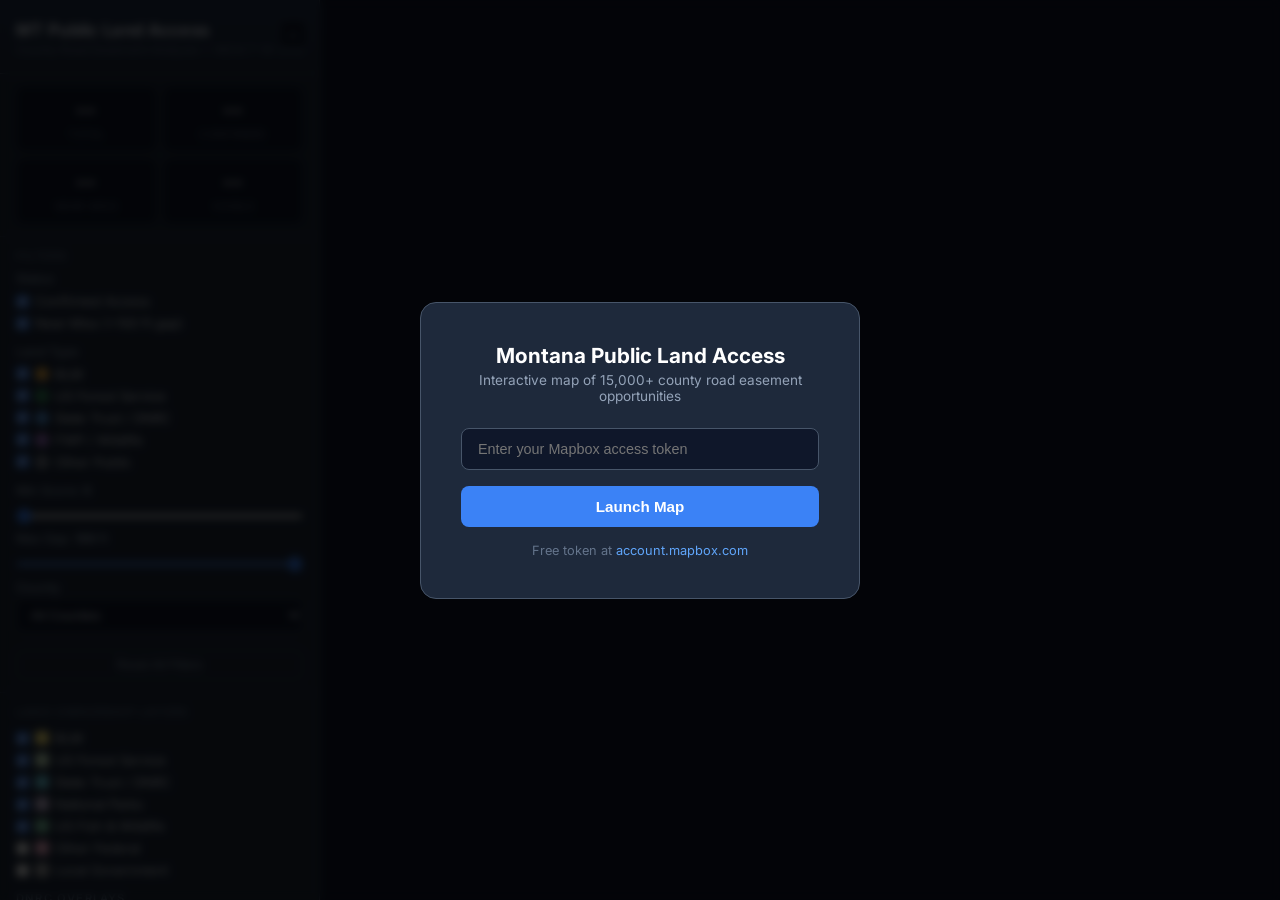
<file: index.html>
<!DOCTYPE html>
<html lang="en">
<head>
    <meta charset="UTF-8">
    <meta name="viewport" content="width=device-width, initial-scale=1.0">
    <title>Montana Public Land Access Map</title>
    <link href="https://api.mapbox.com/mapbox-gl-js/v3.3.0/mapbox-gl.css" rel="stylesheet">
    <link rel="preconnect" href="https://fonts.googleapis.com">
    <link href="https://fonts.googleapis.com/css2?family=Inter:wght@400;500;600;700&display=swap" rel="stylesheet">
    <link rel="stylesheet" href="style.css">
</head>
<body>

<!-- Token Modal -->
<div id="token-modal" class="modal">
    <div class="modal-content">
        <h2>Montana Public Land Access</h2>
        <p class="modal-sub">Interactive map of 15,000+ county road easement opportunities</p>
        <input type="text" id="token-input" placeholder="Enter your Mapbox access token">
        <button id="token-submit">Launch Map</button>
        <p class="hint">Free token at <a href="https://account.mapbox.com" target="_blank">account.mapbox.com</a></p>
    </div>
</div>

<!-- Sidebar -->
<div id="sidebar" class="sidebar">
    <div class="sidebar-header">
        <h1>MT Public Land Access</h1>
        <p class="subtitle">County Road Easement Analysis &mdash; MCA 7-14-2112</p>
        <button id="sidebar-toggle" class="toggle-btn" title="Collapse">&laquo;</button>
    </div>

    <!-- Stats -->
    <div class="section">
        <div class="stats-grid">
            <div class="stat">
                <span class="stat-value" id="stat-total">--</span>
                <span class="stat-label">Total</span>
            </div>
            <div class="stat">
                <span class="stat-value" id="stat-confirmed">--</span>
                <span class="stat-label">Confirmed</span>
            </div>
            <div class="stat">
                <span class="stat-value" id="stat-nearmiss">--</span>
                <span class="stat-label">Near-Miss</span>
            </div>
            <div class="stat">
                <span class="stat-value" id="stat-visible">--</span>
                <span class="stat-label">Visible</span>
            </div>
        </div>
    </div>

    <!-- Filters -->
    <div class="section">
        <h3>Filters</h3>

        <div class="filter-group">
            <label class="filter-label">Status</label>
            <div class="checkbox-group">
                <label><input type="checkbox" id="filter-confirmed" checked> Confirmed Access</label>
                <label><input type="checkbox" id="filter-nearmiss" checked> Near-Miss (&lt;100 ft gap)</label>
            </div>
        </div>

        <div class="filter-group">
            <label class="filter-label">Land Type</label>
            <div class="checkbox-group" id="land-type-filters">
                <label><input type="checkbox" data-category="BLM" checked> <span class="dot blm"></span> BLM</label>
                <label><input type="checkbox" data-category="USFS" checked> <span class="dot usfs"></span> US Forest Service</label>
                <label><input type="checkbox" data-category="STATE" checked> <span class="dot state"></span> State Trust / DNRC</label>
                <label><input type="checkbox" data-category="FWP" checked> <span class="dot fwp"></span> FWP / Wildlife</label>
                <label><input type="checkbox" data-category="OTHER" checked> <span class="dot other"></span> Other Public</label>
            </div>
        </div>

        <div class="filter-group">
            <label class="filter-label">Min Score: <strong id="score-value">0</strong></label>
            <input type="range" id="filter-score" min="0" max="100" value="0" step="5">
        </div>

        <div class="filter-group">
            <label class="filter-label">Max Gap: <strong id="gap-value">100</strong> ft</label>
            <input type="range" id="filter-gap" min="-30" max="100" value="100" step="5">
        </div>

        <div class="filter-group">
            <label class="filter-label">County</label>
            <select id="filter-county">
                <option value="">All Counties</option>
            </select>
        </div>

        <button id="reset-filters" class="reset-btn">Reset All Filters</button>
    </div>

    <!-- Land Layers -->
    <div class="section">
        <h3>Land Ownership Layers</h3>
        <div class="checkbox-group">
            <label><input type="checkbox" class="layer-toggle" data-layer="blm" checked> <span class="swatch" style="background:#FEEA79"></span> BLM</label>
            <label><input type="checkbox" class="layer-toggle" data-layer="usfs" checked> <span class="swatch" style="background:#CCEBC5"></span> US Forest Service</label>
            <label><input type="checkbox" class="layer-toggle" data-layer="state" checked> <span class="swatch" style="background:#6BCFE2"></span> State Trust / DNRC</label>
            <label><input type="checkbox" class="layer-toggle" data-layer="nps" checked> <span class="swatch" style="background:#CABDDC"></span> National Parks</label>
            <label><input type="checkbox" class="layer-toggle" data-layer="usfws" checked> <span class="swatch" style="background:#7FCCA7"></span> US Fish & Wildlife</label>
            <label><input type="checkbox" class="layer-toggle" data-layer="fed"> <span class="swatch" style="background:#FBB4CE"></span> Other Federal</label>
            <label><input type="checkbox" class="layer-toggle" data-layer="local"> <span class="swatch" style="background:#9C9C9C"></span> Local Government</label>
        </div>
        <h3 style="margin-top:0.6rem">DNRC Overlays</h3>
        <div class="checkbox-group">
            <label><input type="checkbox" class="layer-toggle" data-layer="dnrc_access"> DNRC Trust Land Access</label>
            <label><input type="checkbox" class="layer-toggle" data-layer="dnrc_tracts"> DNRC Surface Tracts</label>
        </div>
        <div class="filter-group" style="margin-top:0.5rem">
            <label class="filter-label">Opacity: <strong id="land-opacity-value">70%</strong></label>
            <input type="range" id="land-opacity" min="0" max="100" value="70" step="5">
        </div>
    </div>

    <!-- Map Key -->
    <div class="section">
        <h3>Map Key</h3>
        <div class="legend-note">
            <strong>Colored fills</strong> = official MT public land boundaries<br>
            <strong>White lines</strong> = county roads near public land<br>
            <strong>Colored dots</strong> = access opportunity points<br>
            Larger dot = higher score<br>
            Solid dot = confirmed &bull; Faded = near-miss
        </div>
    </div>

    <!-- Score -->
    <div class="section">
        <h3>What is the Score?</h3>
        <div class="legend-note">
            Each opportunity is scored 0&ndash;100 based on four factors:<br><br>
            <strong>Gap (0&ndash;40 pts)</strong> &mdash; How close is the road easement to the public land? Buffer overlap = 40 pts. Smaller gaps score higher.<br><br>
            <strong>Land Type (0&ndash;20 pts)</strong> &mdash; BLM &amp; State Trust score highest (often landlocked). USFS and FWP score lower (often already accessible).<br><br>
            <strong>Parcel Size (0&ndash;20 pts)</strong> &mdash; Larger parcels = more land unlocked by a single access point.<br><br>
            <strong>Isolation (0&ndash;20 pts)</strong> &mdash; Bonus for parcels likely to be landlocked (BLM/State = 15, FWP = 10, USFS = 5).
        </div>
    </div>

    <!-- Base Map -->
    <div class="section">
        <h3>Base Map</h3>
        <div class="radio-group">
            <label><input type="radio" name="basemap" value="outdoors" checked> Outdoors</label>
            <label><input type="radio" name="basemap" value="satellite-streets"> Satellite</label>
            <label><input type="radio" name="basemap" value="light"> Light</label>
        </div>
    </div>

    <div class="section footer">
        <p>MCA 7-14-2112: County roads have a 60 ft statutory width (30 ft from centerline) unless otherwise specified in the road petition.</p>
    </div>
</div>

<button id="sidebar-open" class="open-btn" style="display:none;" title="Open sidebar">&raquo;</button>

<div id="map"></div>

<div id="loading" class="loading hidden">
    <div class="spinner"></div>
    <p id="loading-text">Loading map data...</p>
</div>

<script src="https://api.mapbox.com/mapbox-gl-js/v3.3.0/mapbox-gl.js"></script>
<script src="app.js"></script>
</body>
</html>
</file>
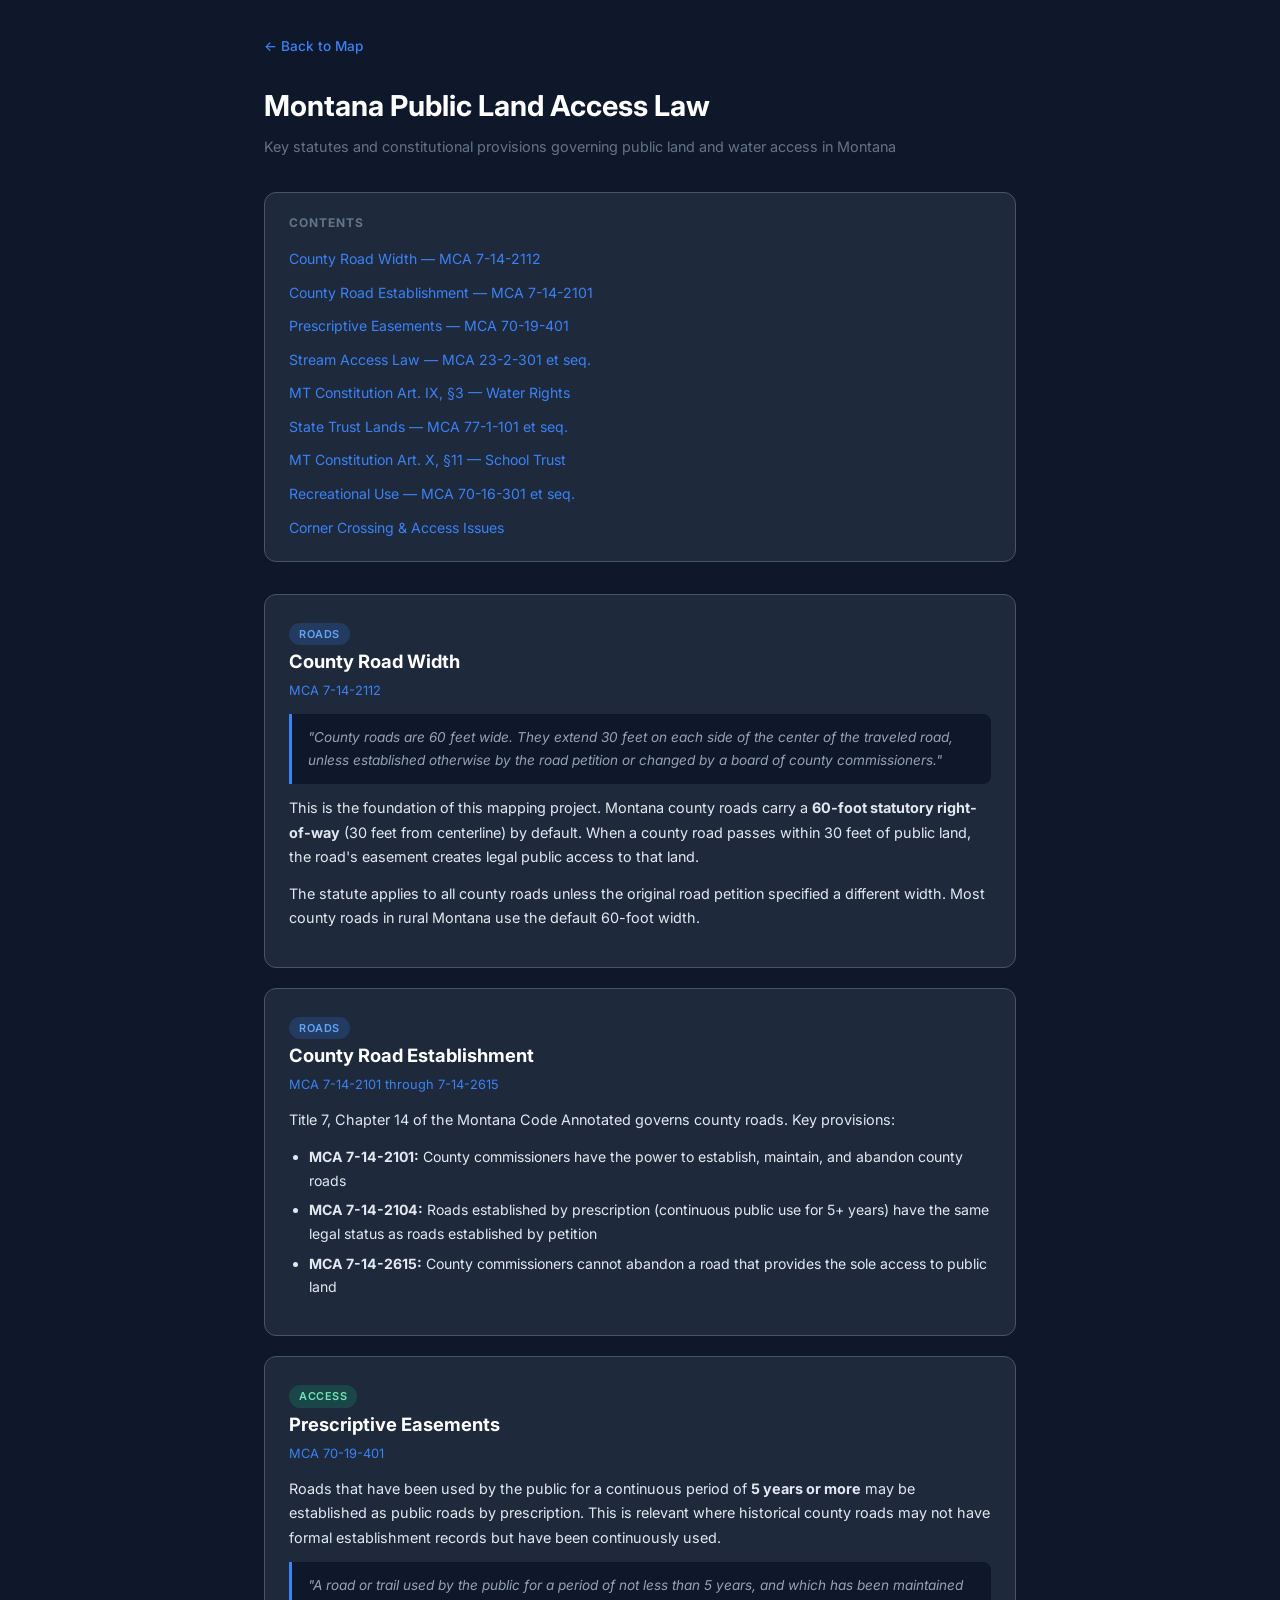
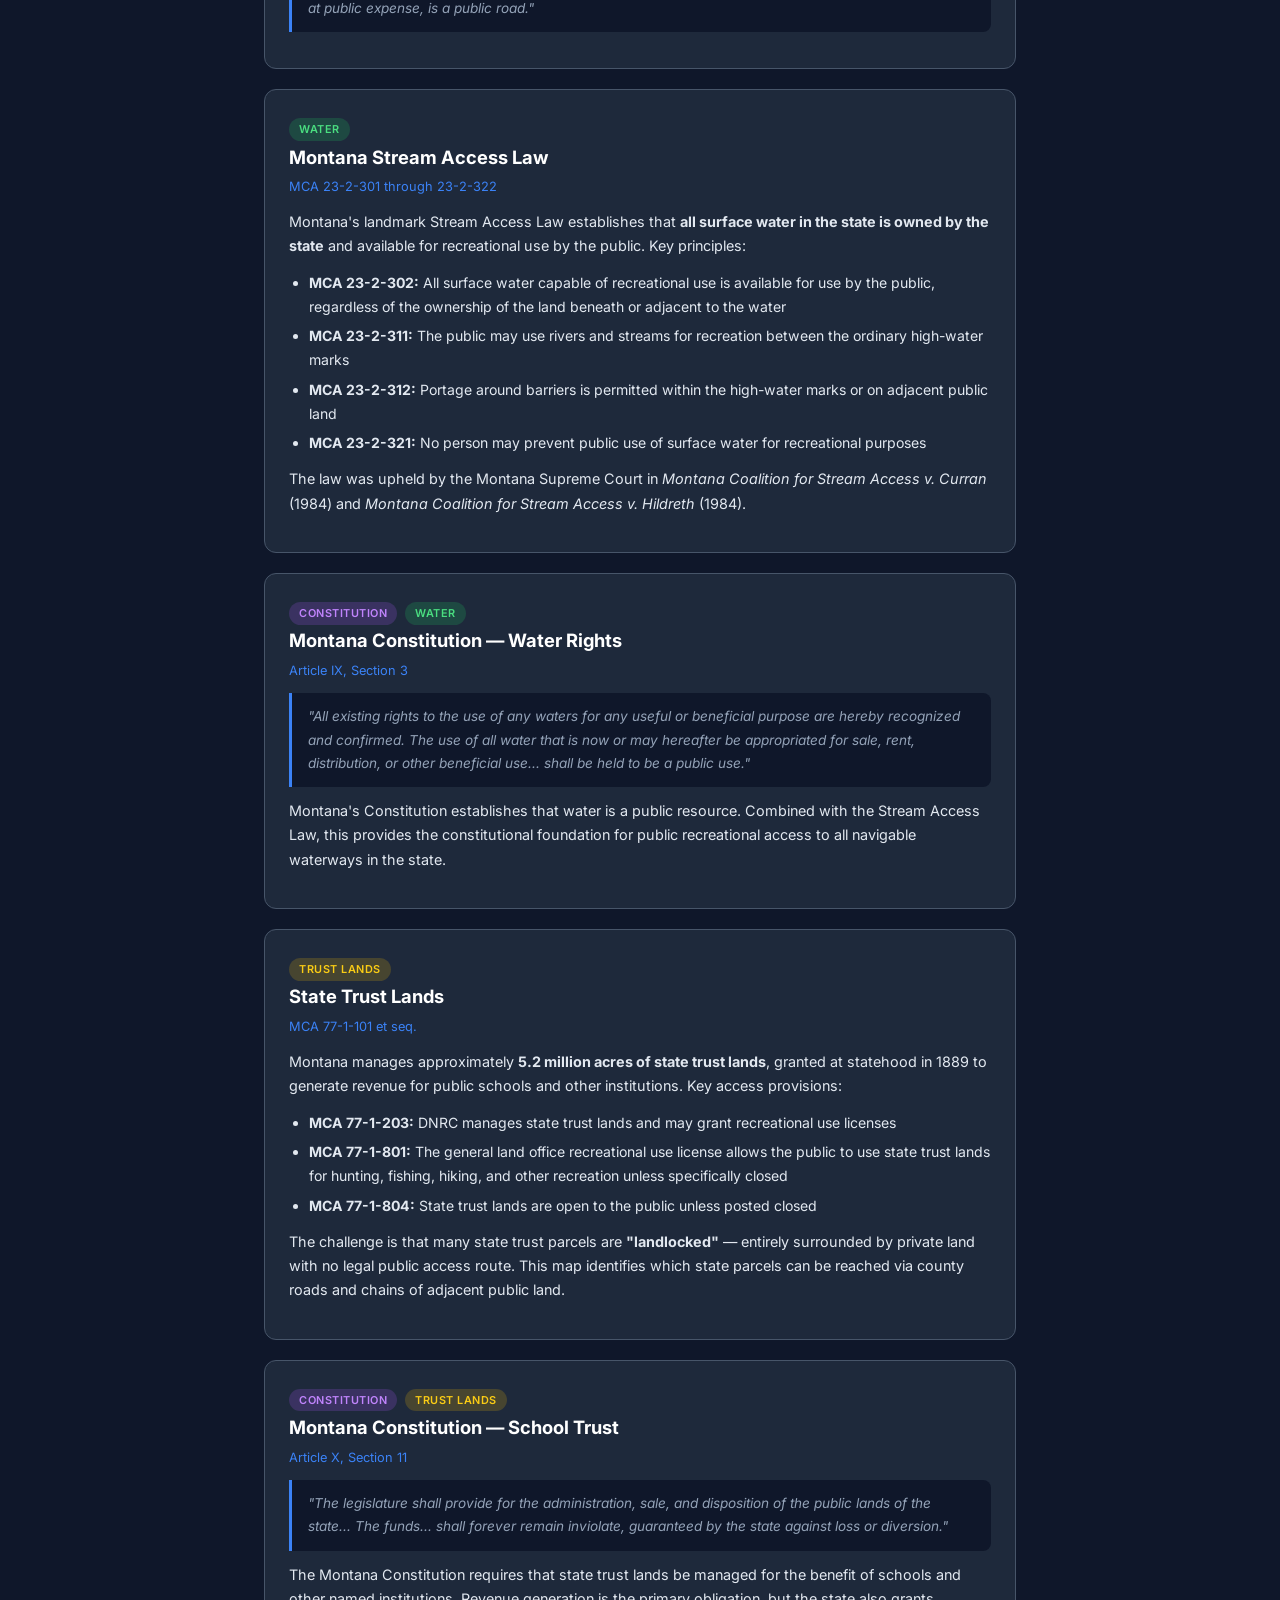
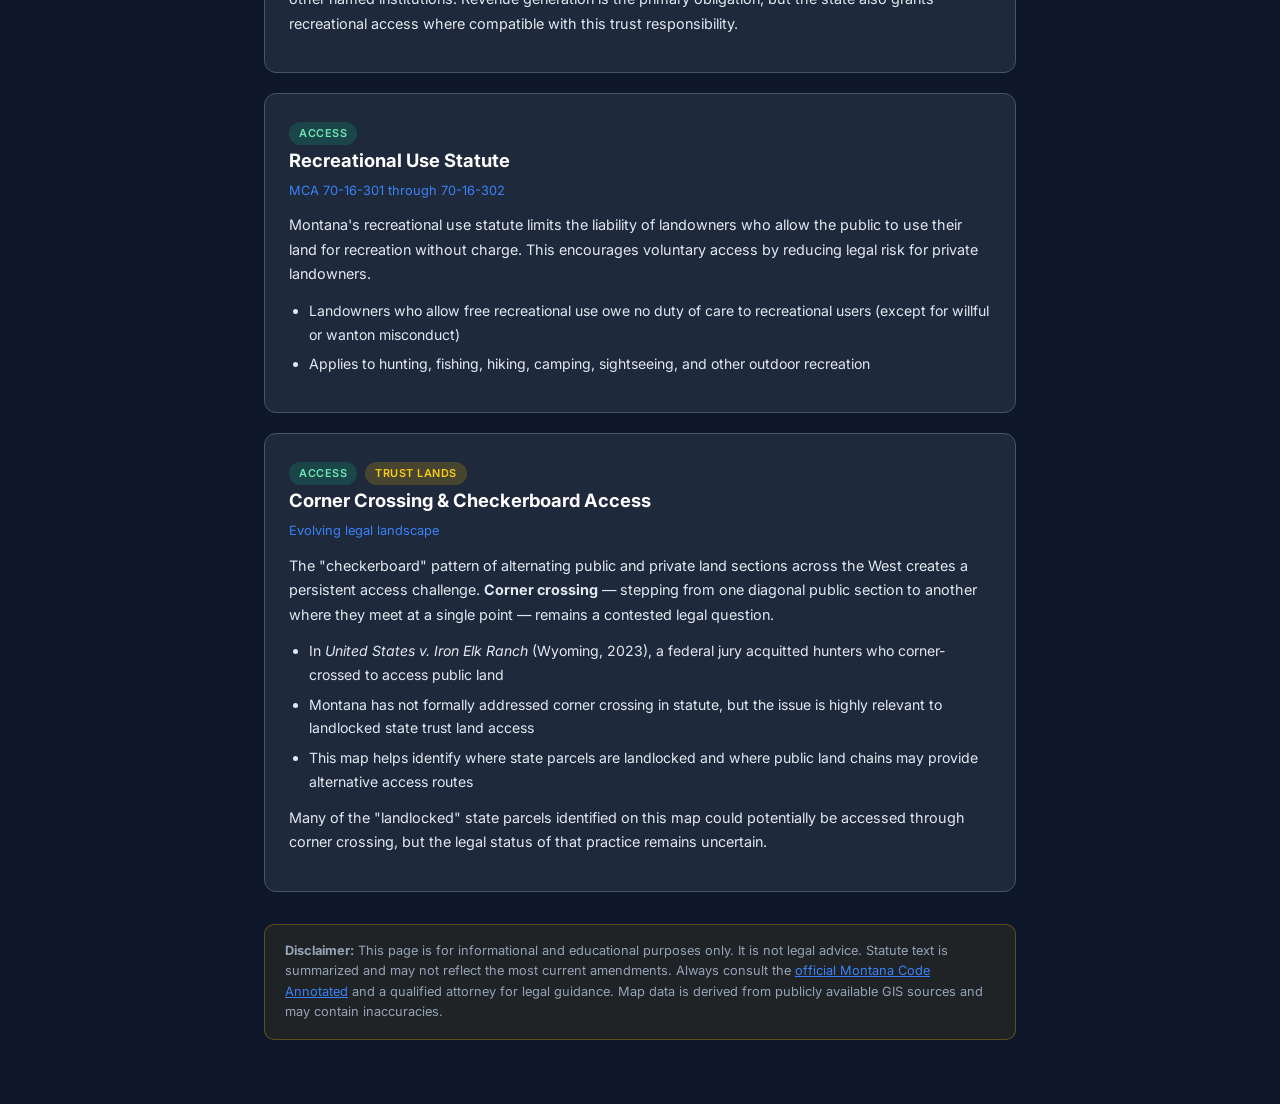
<file: webapp/laws.html>
<!DOCTYPE html>
<html lang="en">
<head>
    <meta charset="UTF-8">
    <meta name="viewport" content="width=device-width, initial-scale=1.0">
    <title>Montana Public Land Access — Legal Reference</title>
    <link rel="preconnect" href="https://fonts.googleapis.com">
    <link href="https://fonts.googleapis.com/css2?family=Inter:wght@400;500;600;700&display=swap" rel="stylesheet">
    <style>
        :root {
            --bg-dark: #0f172a;
            --bg-panel: #1e293b;
            --bg-card: #334155;
            --border: #475569;
            --text: #e2e8f0;
            --text-muted: #94a3b8;
            --text-dim: #64748b;
            --accent: #3b82f6;
        }
        * { margin: 0; padding: 0; box-sizing: border-box; }
        body {
            font-family: 'Inter', -apple-system, BlinkMacSystemFont, 'Segoe UI', sans-serif;
            background: var(--bg-dark);
            color: var(--text);
            line-height: 1.7;
        }
        .container {
            max-width: 800px;
            margin: 0 auto;
            padding: 2rem 1.5rem 4rem;
        }
        .back-link {
            display: inline-flex;
            align-items: center;
            gap: 6px;
            color: var(--accent);
            text-decoration: none;
            font-size: 0.85rem;
            font-weight: 500;
            margin-bottom: 1.5rem;
            transition: color 0.2s;
        }
        .back-link:hover { color: #60a5fa; }
        h1 {
            font-size: 1.8rem;
            font-weight: 700;
            color: #fff;
            margin-bottom: 0.25rem;
        }
        .subtitle {
            color: var(--text-dim);
            font-size: 0.9rem;
            margin-bottom: 2rem;
        }
        .toc {
            background: var(--bg-panel);
            border: 1px solid var(--border);
            border-radius: 12px;
            padding: 1.25rem 1.5rem;
            margin-bottom: 2rem;
        }
        .toc h2 {
            font-size: 0.75rem;
            text-transform: uppercase;
            letter-spacing: 1px;
            color: var(--text-dim);
            margin-bottom: 0.75rem;
        }
        .toc ul {
            list-style: none;
            display: flex;
            flex-direction: column;
            gap: 0.4rem;
        }
        .toc a {
            color: var(--accent);
            text-decoration: none;
            font-size: 0.88rem;
            transition: color 0.2s;
        }
        .toc a:hover { color: #60a5fa; }
        .law-section {
            background: var(--bg-panel);
            border: 1px solid var(--border);
            border-radius: 12px;
            padding: 1.5rem;
            margin-bottom: 1.25rem;
        }
        .law-section h2 {
            font-size: 1.15rem;
            font-weight: 700;
            color: #fff;
            margin-bottom: 0.2rem;
        }
        .law-section .cite {
            font-size: 0.8rem;
            color: var(--accent);
            margin-bottom: 0.75rem;
            display: block;
        }
        .law-section .cite a {
            color: var(--accent);
            text-decoration: none;
        }
        .law-section .cite a:hover { text-decoration: underline; }
        .law-section p {
            font-size: 0.9rem;
            color: var(--text);
            margin-bottom: 0.75rem;
        }
        .law-section blockquote {
            background: var(--bg-dark);
            border-left: 3px solid var(--accent);
            padding: 0.75rem 1rem;
            margin: 0.75rem 0;
            border-radius: 0 8px 8px 0;
            font-size: 0.85rem;
            color: var(--text-muted);
            font-style: italic;
        }
        .law-section ul {
            margin: 0.5rem 0 0.75rem 1.25rem;
            font-size: 0.88rem;
        }
        .law-section li {
            margin-bottom: 0.35rem;
            color: var(--text);
        }
        .tag {
            display: inline-block;
            padding: 2px 10px;
            border-radius: 12px;
            font-size: 0.68rem;
            font-weight: 600;
            text-transform: uppercase;
            letter-spacing: 0.5px;
            margin-right: 4px;
        }
        .tag.roads { background: rgba(59,130,246,0.2); color: #60a5fa; }
        .tag.water { background: rgba(34,197,94,0.2); color: #4ade80; }
        .tag.land { background: rgba(234,179,8,0.2); color: #facc15; }
        .tag.constitution { background: rgba(168,85,247,0.2); color: #c084fc; }
        .tag.access { background: rgba(16,185,129,0.2); color: #6ee7b7; }
        .disclaimer {
            margin-top: 2rem;
            padding: 1rem 1.25rem;
            background: rgba(234,179,8,0.08);
            border: 1px solid rgba(234,179,8,0.3);
            border-radius: 10px;
            font-size: 0.8rem;
            color: var(--text-muted);
            line-height: 1.6;
        }
        @media (max-width: 640px) {
            .container { padding: 1rem; }
            h1 { font-size: 1.4rem; }
        }
    </style>
</head>
<body>
    <div class="container">
        <a href="index.html" class="back-link">&larr; Back to Map</a>

        <h1>Montana Public Land Access Law</h1>
        <p class="subtitle">Key statutes and constitutional provisions governing public land and water access in Montana</p>

        <div class="toc">
            <h2>Contents</h2>
            <ul>
                <li><a href="#county-roads">County Road Width &mdash; MCA 7-14-2112</a></li>
                <li><a href="#road-establishment">County Road Establishment &mdash; MCA 7-14-2101</a></li>
                <li><a href="#prescriptive">Prescriptive Easements &mdash; MCA 70-19-401</a></li>
                <li><a href="#stream-access">Stream Access Law &mdash; MCA 23-2-301 et seq.</a></li>
                <li><a href="#constitution-water">MT Constitution Art. IX, &sect;3 &mdash; Water Rights</a></li>
                <li><a href="#trust-lands">State Trust Lands &mdash; MCA 77-1-101 et seq.</a></li>
                <li><a href="#constitution-education">MT Constitution Art. X, &sect;11 &mdash; School Trust</a></li>
                <li><a href="#recreation">Recreational Use &mdash; MCA 70-16-301 et seq.</a></li>
                <li><a href="#corner-crossing">Corner Crossing &amp; Access Issues</a></li>
            </ul>
        </div>

        <!-- County Road Width -->
        <div class="law-section" id="county-roads">
            <span class="tag roads">Roads</span>
            <h2>County Road Width</h2>
            <span class="cite"><a href="https://leg.mt.gov/bills/mca/title_0070/chapter_0140/part_0210/section_0120/0070-0140-0210-0120.html" target="_blank">MCA 7-14-2112</a></span>
            <blockquote>"County roads are 60 feet wide. They extend 30 feet on each side of the center of the traveled road, unless established otherwise by the road petition or changed by a board of county commissioners."</blockquote>
            <p>This is the foundation of this mapping project. Montana county roads carry a <strong>60-foot statutory right-of-way</strong> (30 feet from centerline) by default. When a county road passes within 30 feet of public land, the road's easement creates legal public access to that land.</p>
            <p>The statute applies to all county roads unless the original road petition specified a different width. Most county roads in rural Montana use the default 60-foot width.</p>
        </div>

        <!-- County Road Establishment -->
        <div class="law-section" id="road-establishment">
            <span class="tag roads">Roads</span>
            <h2>County Road Establishment</h2>
            <span class="cite"><a href="https://leg.mt.gov/bills/mca/title_0070/chapter_0140/part_0210/section_0010/0070-0140-0210-0010.html" target="_blank">MCA 7-14-2101 through 7-14-2615</a></span>
            <p>Title 7, Chapter 14 of the Montana Code Annotated governs county roads. Key provisions:</p>
            <ul>
                <li><strong>MCA 7-14-2101:</strong> County commissioners have the power to establish, maintain, and abandon county roads</li>
                <li><strong>MCA 7-14-2104:</strong> Roads established by prescription (continuous public use for 5+ years) have the same legal status as roads established by petition</li>
                <li><strong>MCA 7-14-2615:</strong> County commissioners cannot abandon a road that provides the sole access to public land</li>
            </ul>
        </div>

        <!-- Prescriptive Easements -->
        <div class="law-section" id="prescriptive">
            <span class="tag access">Access</span>
            <h2>Prescriptive Easements</h2>
            <span class="cite"><a href="https://leg.mt.gov/bills/mca/title_0070/chapter_0190/part_0040/section_0010/0070-0190-0040-0010.html" target="_blank">MCA 70-19-401</a></span>
            <p>Roads that have been used by the public for a continuous period of <strong>5 years or more</strong> may be established as public roads by prescription. This is relevant where historical county roads may not have formal establishment records but have been continuously used.</p>
            <blockquote>"A road or trail used by the public for a period of not less than 5 years, and which has been maintained at public expense, is a public road."</blockquote>
        </div>

        <!-- Stream Access Law -->
        <div class="law-section" id="stream-access">
            <span class="tag water">Water</span>
            <h2>Montana Stream Access Law</h2>
            <span class="cite"><a href="https://leg.mt.gov/bills/mca/title_0230/chapter_0020/part_0030/sections_index.html" target="_blank">MCA 23-2-301 through 23-2-322</a></span>
            <p>Montana's landmark Stream Access Law establishes that <strong>all surface water in the state is owned by the state</strong> and available for recreational use by the public. Key principles:</p>
            <ul>
                <li><strong>MCA 23-2-302:</strong> All surface water capable of recreational use is available for use by the public, regardless of the ownership of the land beneath or adjacent to the water</li>
                <li><strong>MCA 23-2-311:</strong> The public may use rivers and streams for recreation between the ordinary high-water marks</li>
                <li><strong>MCA 23-2-312:</strong> Portage around barriers is permitted within the high-water marks or on adjacent public land</li>
                <li><strong>MCA 23-2-321:</strong> No person may prevent public use of surface water for recreational purposes</li>
            </ul>
            <p>The law was upheld by the Montana Supreme Court in <em>Montana Coalition for Stream Access v. Curran</em> (1984) and <em>Montana Coalition for Stream Access v. Hildreth</em> (1984).</p>
        </div>

        <!-- Constitution - Water -->
        <div class="law-section" id="constitution-water">
            <span class="tag constitution">Constitution</span> <span class="tag water">Water</span>
            <h2>Montana Constitution &mdash; Water Rights</h2>
            <span class="cite"><a href="https://leg.mt.gov/bills/mca/title_0000/article_0090/part_0010/section_0030/0000-0090-0010-0030.html" target="_blank">Article IX, Section 3</a></span>
            <blockquote>"All existing rights to the use of any waters for any useful or beneficial purpose are hereby recognized and confirmed. The use of all water that is now or may hereafter be appropriated for sale, rent, distribution, or other beneficial use... shall be held to be a public use."</blockquote>
            <p>Montana's Constitution establishes that water is a public resource. Combined with the Stream Access Law, this provides the constitutional foundation for public recreational access to all navigable waterways in the state.</p>
        </div>

        <!-- State Trust Lands -->
        <div class="law-section" id="trust-lands">
            <span class="tag land">Trust Lands</span>
            <h2>State Trust Lands</h2>
            <span class="cite"><a href="https://leg.mt.gov/bills/mca/title_0770/chapter_0010/part_0010/section_0010/0770-0010-0010-0010.html" target="_blank">MCA 77-1-101 et seq.</a></span>
            <p>Montana manages approximately <strong>5.2 million acres of state trust lands</strong>, granted at statehood in 1889 to generate revenue for public schools and other institutions. Key access provisions:</p>
            <ul>
                <li><strong>MCA 77-1-203:</strong> DNRC manages state trust lands and may grant recreational use licenses</li>
                <li><strong>MCA 77-1-801:</strong> The general land office recreational use license allows the public to use state trust lands for hunting, fishing, hiking, and other recreation unless specifically closed</li>
                <li><strong>MCA 77-1-804:</strong> State trust lands are open to the public unless posted closed</li>
            </ul>
            <p>The challenge is that many state trust parcels are <strong>"landlocked"</strong> &mdash; entirely surrounded by private land with no legal public access route. This map identifies which state parcels can be reached via county roads and chains of adjacent public land.</p>
        </div>

        <!-- Constitution - Education Trust -->
        <div class="law-section" id="constitution-education">
            <span class="tag constitution">Constitution</span> <span class="tag land">Trust Lands</span>
            <h2>Montana Constitution &mdash; School Trust</h2>
            <span class="cite"><a href="https://leg.mt.gov/bills/mca/title_0000/article_0100/part_0010/section_0110/0000-0100-0010-0110.html" target="_blank">Article X, Section 11</a></span>
            <blockquote>"The legislature shall provide for the administration, sale, and disposition of the public lands of the state... The funds... shall forever remain inviolate, guaranteed by the state against loss or diversion."</blockquote>
            <p>The Montana Constitution requires that state trust lands be managed for the benefit of schools and other named institutions. Revenue generation is the primary obligation, but the state also grants recreational access where compatible with this trust responsibility.</p>
        </div>

        <!-- Recreational Use -->
        <div class="law-section" id="recreation">
            <span class="tag access">Access</span>
            <h2>Recreational Use Statute</h2>
            <span class="cite"><a href="https://leg.mt.gov/bills/mca/title_0700/chapter_0160/part_0030/section_0010/0700-0160-0030-0010.html" target="_blank">MCA 70-16-301 through 70-16-302</a></span>
            <p>Montana's recreational use statute limits the liability of landowners who allow the public to use their land for recreation without charge. This encourages voluntary access by reducing legal risk for private landowners.</p>
            <ul>
                <li>Landowners who allow free recreational use owe no duty of care to recreational users (except for willful or wanton misconduct)</li>
                <li>Applies to hunting, fishing, hiking, camping, sightseeing, and other outdoor recreation</li>
            </ul>
        </div>

        <!-- Corner Crossing -->
        <div class="law-section" id="corner-crossing">
            <span class="tag access">Access</span> <span class="tag land">Trust Lands</span>
            <h2>Corner Crossing &amp; Checkerboard Access</h2>
            <span class="cite">Evolving legal landscape</span>
            <p>The "checkerboard" pattern of alternating public and private land sections across the West creates a persistent access challenge. <strong>Corner crossing</strong> &mdash; stepping from one diagonal public section to another where they meet at a single point &mdash; remains a contested legal question.</p>
            <ul>
                <li>In <em>United States v. Iron Elk Ranch</em> (Wyoming, 2023), a federal jury acquitted hunters who corner-crossed to access public land</li>
                <li>Montana has not formally addressed corner crossing in statute, but the issue is highly relevant to landlocked state trust land access</li>
                <li>This map helps identify where state parcels are landlocked and where public land chains may provide alternative access routes</li>
            </ul>
            <p>Many of the "landlocked" state parcels identified on this map could potentially be accessed through corner crossing, but the legal status of that practice remains uncertain.</p>
        </div>

        <div class="disclaimer">
            <strong>Disclaimer:</strong> This page is for informational and educational purposes only. It is not legal advice. Statute text is summarized and may not reflect the most current amendments. Always consult the <a href="https://leg.mt.gov/bills/mca_toc/" target="_blank" style="color:var(--accent)">official Montana Code Annotated</a> and a qualified attorney for legal guidance. Map data is derived from publicly available GIS sources and may contain inaccuracies.
        </div>
    </div>
</body>
</html>
</file>
<file: style.css>
* { margin: 0; padding: 0; box-sizing: border-box; }

:root {
    --bg-dark: #0f172a;
    --bg-panel: #1e293b;
    --bg-card: #334155;
    --border: #475569;
    --text: #e2e8f0;
    --text-muted: #94a3b8;
    --text-dim: #64748b;
    --accent: #3b82f6;
    --blm: #E8A838;
    --usfs: #2D8B56;
    --state: #4A90D9;
    --fwp: #9B6BC4;
    --other: #6B7280;
}

body {
    font-family: 'Inter', -apple-system, BlinkMacSystemFont, 'Segoe UI', sans-serif;
    overflow: hidden;
    background: var(--bg-dark);
    color: var(--text);
}

#map {
    position: absolute;
    top: 0; bottom: 0; left: 0; right: 0;
}

/* ═══ Modal ═══ */
.modal {
    position: fixed; inset: 0;
    background: rgba(0,0,0,0.8);
    backdrop-filter: blur(4px);
    display: flex; align-items: center; justify-content: center;
    z-index: 1000;
}
.modal.hidden { display: none; }
.modal-content {
    background: var(--bg-panel);
    padding: 2.5rem;
    border-radius: 16px;
    max-width: 440px; width: 90%;
    text-align: center;
    border: 1px solid var(--border);
}
.modal-content h2 { color: #fff; margin-bottom: 0.25rem; font-size: 1.3rem; }
.modal-content .modal-sub { color: var(--text-muted); font-size: 0.85rem; margin-bottom: 1.5rem; }
.modal-content input {
    width: 100%; padding: 0.75rem 1rem;
    border: 1px solid var(--border); border-radius: 8px;
    background: var(--bg-dark); color: #fff;
    font-size: 0.9rem; margin-bottom: 1rem;
    transition: border-color 0.2s;
}
.modal-content input:focus { outline: none; border-color: var(--accent); }
.modal-content button {
    width: 100%; padding: 0.75rem;
    border: none; border-radius: 8px;
    background: var(--accent); color: #fff;
    font-size: 0.95rem; font-weight: 600;
    cursor: pointer; transition: background 0.2s;
}
.modal-content button:hover { background: #2563eb; }
.modal-content .hint { margin-top: 1rem; font-size: 0.8rem; color: var(--text-dim); }
.modal-content .hint a { color: #60a5fa; text-decoration: none; }

/* ═══ Sidebar ═══ */
.sidebar {
    position: absolute; top: 0; left: 0; bottom: 0;
    width: 320px;
    background: var(--bg-panel);
    z-index: 10;
    overflow-y: auto;
    transition: transform 0.3s cubic-bezier(0.4, 0, 0.2, 1);
    border-right: 1px solid var(--border);
}
.sidebar.collapsed { transform: translateX(-320px); }
.sidebar::-webkit-scrollbar { width: 4px; }
.sidebar::-webkit-scrollbar-track { background: transparent; }
.sidebar::-webkit-scrollbar-thumb { background: var(--border); border-radius: 4px; }

.sidebar-header {
    padding: 1.25rem 1rem 1rem;
    border-bottom: 1px solid var(--border);
    position: relative;
    background: linear-gradient(180deg, rgba(59,130,246,0.08) 0%, transparent 100%);
}
.sidebar-header h1 { font-size: 1.05rem; font-weight: 700; letter-spacing: 0.3px; }
.sidebar-header .subtitle { font-size: 0.75rem; color: var(--text-dim); margin-top: 2px; }

.toggle-btn {
    position: absolute; top: 1.25rem; right: 0.75rem;
    background: var(--bg-dark); border: 1px solid var(--border);
    color: var(--text-muted); width: 28px; height: 28px;
    border-radius: 6px; cursor: pointer; font-size: 0.85rem;
    display: flex; align-items: center; justify-content: center;
    transition: all 0.2s;
}
.toggle-btn:hover { color: #fff; border-color: var(--text-muted); }

.open-btn {
    position: absolute; top: 12px; left: 12px; z-index: 10;
    background: var(--bg-panel); border: 1px solid var(--border);
    color: var(--text); width: 36px; height: 36px;
    border-radius: 8px; cursor: pointer; font-size: 1.1rem;
    display: flex; align-items: center; justify-content: center;
    box-shadow: 0 2px 8px rgba(0,0,0,0.3);
    transition: all 0.2s;
}
.open-btn:hover { background: var(--bg-card); }

/* ═══ Sections ═══ */
.section {
    padding: 0.75rem 1rem;
    border-bottom: 1px solid rgba(71,85,105,0.5);
}
.section h3 {
    font-size: 0.7rem; text-transform: uppercase; letter-spacing: 1.2px;
    color: var(--text-dim); margin-bottom: 0.5rem; font-weight: 600;
}

/* ═══ Stats ═══ */
.stats-grid { display: grid; grid-template-columns: 1fr 1fr; gap: 6px; }
.stat {
    background: var(--bg-dark); border-radius: 8px; padding: 0.6rem 0.5rem;
    text-align: center; border: 1px solid rgba(71,85,105,0.3);
}
.stat-value { display: block; font-size: 1.3rem; font-weight: 700; color: #fff; }
.stat-label {
    font-size: 0.65rem; color: var(--text-dim);
    text-transform: uppercase; letter-spacing: 0.5px;
}

/* ═══ Filters ═══ */
.filter-group { margin-bottom: 0.6rem; }
.filter-label {
    display: block; font-size: 0.78rem; color: var(--text-muted);
    margin-bottom: 0.25rem; font-weight: 500;
}
.checkbox-group label {
    display: flex; align-items: center; gap: 6px;
    font-size: 0.82rem; padding: 3px 0; cursor: pointer;
    color: var(--text); transition: color 0.15s;
}
.checkbox-group label:hover { color: #fff; }
.checkbox-group input[type="checkbox"] { accent-color: var(--accent); }

.radio-group { display: flex; gap: 12px; flex-wrap: wrap; }
.radio-group label {
    display: flex; align-items: center; gap: 5px;
    font-size: 0.82rem; cursor: pointer; color: var(--text);
}
.radio-group input[type="radio"] { accent-color: var(--accent); }

input[type="range"] {
    width: 100%; accent-color: var(--accent); cursor: pointer;
    height: 4px; margin-top: 2px;
}

select {
    width: 100%; padding: 0.45rem 0.6rem;
    background: var(--bg-dark); color: var(--text);
    border: 1px solid var(--border); border-radius: 6px;
    font-size: 0.82rem; cursor: pointer;
}
select:focus { outline: none; border-color: var(--accent); }

.reset-btn {
    width: 100%; padding: 0.45rem; margin-top: 0.5rem;
    background: transparent; border: 1px solid var(--border);
    color: var(--text-muted); border-radius: 6px;
    cursor: pointer; font-size: 0.78rem; transition: all 0.2s;
}
.reset-btn:hover { border-color: var(--text-muted); color: #fff; }

/* ═══ Layer toggles ═══ */
.layer-toggles label {
    display: flex; align-items: center; gap: 6px;
    font-size: 0.82rem; padding: 3px 0; cursor: pointer;
    color: var(--text);
}

/* ═══ Legend ═══ */
.legend { display: flex; flex-direction: column; gap: 5px; }
.legend-item {
    display: flex; align-items: center; gap: 8px; font-size: 0.82rem;
}
.dot, .swatch {
    width: 14px; height: 14px;
    display: inline-block; flex-shrink: 0;
}
.dot {
    border-radius: 50%;
    border: 2px solid rgba(255,255,255,0.15);
}
.swatch {
    border-radius: 3px;
    border: 1px solid rgba(255,255,255,0.2);
}
.dot.blm,   .swatch.blm    { background: #E8A838; }
.dot.usfs,  .swatch.usfs   { background: #2D8B56; }
.dot.state, .swatch.state  { background: #4A90D9; }
.dot.fwp,   .swatch.fwp    { background: #9B6BC4; }
.dot.other, .swatch.other  { background: #6B7280; }
.dot.road,  .swatch.road   { background: #e2e8f0; }
.swatch.usfws    { background: #C06080; }
.swatch.nps      { background: #5BA55B; }
.swatch.bor      { background: #6AAFC4; }
.swatch.dod      { background: #8B7D6B; }
.swatch.local    { background: #A0A0A0; }

.legend-note {
    margin-top: 0.5rem; font-size: 0.72rem;
    color: var(--text-dim); line-height: 1.5;
    padding: 0.4rem 0.5rem; background: var(--bg-dark);
    border-radius: 6px; border: 1px solid rgba(71,85,105,0.3);
}

/* ═══ Footer ═══ */
.footer p {
    font-size: 0.7rem; color: var(--text-dim);
    line-height: 1.4; font-style: italic;
}

/* ═══ Popup ═══ */
.mapboxgl-popup { z-index: 20; }
.mapboxgl-popup-content {
    background: var(--bg-panel) !important;
    color: var(--text) !important;
    border-radius: 12px !important;
    padding: 0 !important;
    min-width: 260px;
    box-shadow: 0 8px 32px rgba(0,0,0,0.5) !important;
    border: 1px solid var(--border) !important;
    overflow: hidden;
}
.mapboxgl-popup-close-button {
    color: var(--text-muted) !important;
    font-size: 1.3rem; padding: 6px 10px !important;
    z-index: 1;
}
.mapboxgl-popup-close-button:hover { color: #fff !important; }
.mapboxgl-popup-tip { border-top-color: var(--bg-panel) !important; }

.popup-top {
    padding: 0.75rem 1rem 0.6rem;
    border-bottom: 1px solid var(--border);
    position: relative;
}
.popup-top::before {
    content: ''; position: absolute; top: 0; left: 0; right: 0;
    height: 3px;
}
.popup-top.blm::before            { background: #E8A838; }
.popup-top.usfs::before           { background: #2D8B56; }
.popup-top.state::before          { background: #4A90D9; }
.popup-top.fwp::before            { background: #9B6BC4; }
.popup-top.usfws::before          { background: #C06080; }
.popup-top.nps::before            { background: #5BA55B; }
.popup-top.bor::before            { background: #6AAFC4; }
.popup-top.dod::before            { background: #8B7D6B; }
.popup-top.local::before          { background: #A0A0A0; }
.popup-top.mdt::before            { background: #808080; }
.popup-top.other::before          { background: var(--other); }
.popup-top.other_federal::before  { background: #9E9E7E; }
.popup-top.road::before           { background: #e2e8f0; }

.popup-title { font-size: 0.95rem; font-weight: 600; color: #fff; }
.popup-county { font-size: 0.75rem; color: var(--text-dim); margin: 2px 0 4px; }

.badge {
    display: inline-block; padding: 2px 10px; border-radius: 12px;
    font-size: 0.68rem; font-weight: 600; text-transform: uppercase;
    letter-spacing: 0.5px;
}
.badge.confirmed { background: rgba(16,185,129,0.2); color: #6ee7b7; }
.badge.nearmiss  { background: rgba(245,158,11,0.2); color: #fbbf24; }

.popup-body { padding: 0.5rem 1rem 0.75rem; }
.popup-section { margin-bottom: 0.5rem; }
.popup-section:last-child { margin-bottom: 0; }
.popup-section-title {
    font-size: 0.7rem; text-transform: uppercase;
    color: var(--text-dim); letter-spacing: 0.5px;
    margin-bottom: 4px; font-weight: 600;
}
.popup-row {
    display: flex; justify-content: space-between; align-items: center;
    padding: 2px 0; font-size: 0.8rem;
}
.popup-row .label { color: var(--text-muted); }
.popup-row .value { color: var(--text); font-weight: 500; }
.popup-row .value.positive { color: #6ee7b7; }

.score-bar-container {
    width: 100%; height: 6px; background: var(--bg-dark);
    border-radius: 3px; margin: 4px 0; overflow: hidden;
}
.score-bar {
    height: 100%; border-radius: 3px;
    background: linear-gradient(90deg, var(--accent), #60a5fa);
    transition: width 0.3s;
}

.score-chips { display: flex; gap: 4px; flex-wrap: wrap; margin-top: 4px; }
.chip {
    background: var(--bg-dark); padding: 2px 6px; border-radius: 4px;
    font-size: 0.68rem; color: var(--text-muted);
    border: 1px solid rgba(71,85,105,0.3);
}

/* ═══ Loading ═══ */
.loading {
    position: fixed; inset: 0;
    background: rgba(15,23,42,0.97);
    display: flex; flex-direction: column;
    align-items: center; justify-content: center;
    z-index: 999;
}
.loading.hidden { display: none; }
.spinner {
    width: 44px; height: 44px;
    border: 3px solid var(--border);
    border-top-color: var(--accent);
    border-radius: 50%;
    animation: spin 0.7s linear infinite;
    margin-bottom: 1rem;
}
@keyframes spin { to { transform: rotate(360deg); } }
#loading-text { color: var(--text-muted); font-size: 0.9rem; }

/* ═══ Responsive ═══ */
@media (max-width: 640px) {
    .sidebar { width: 280px; }
    .sidebar.collapsed { transform: translateX(-280px); }
    .stats-grid { grid-template-columns: 1fr 1fr; gap: 4px; }
}
</file>
